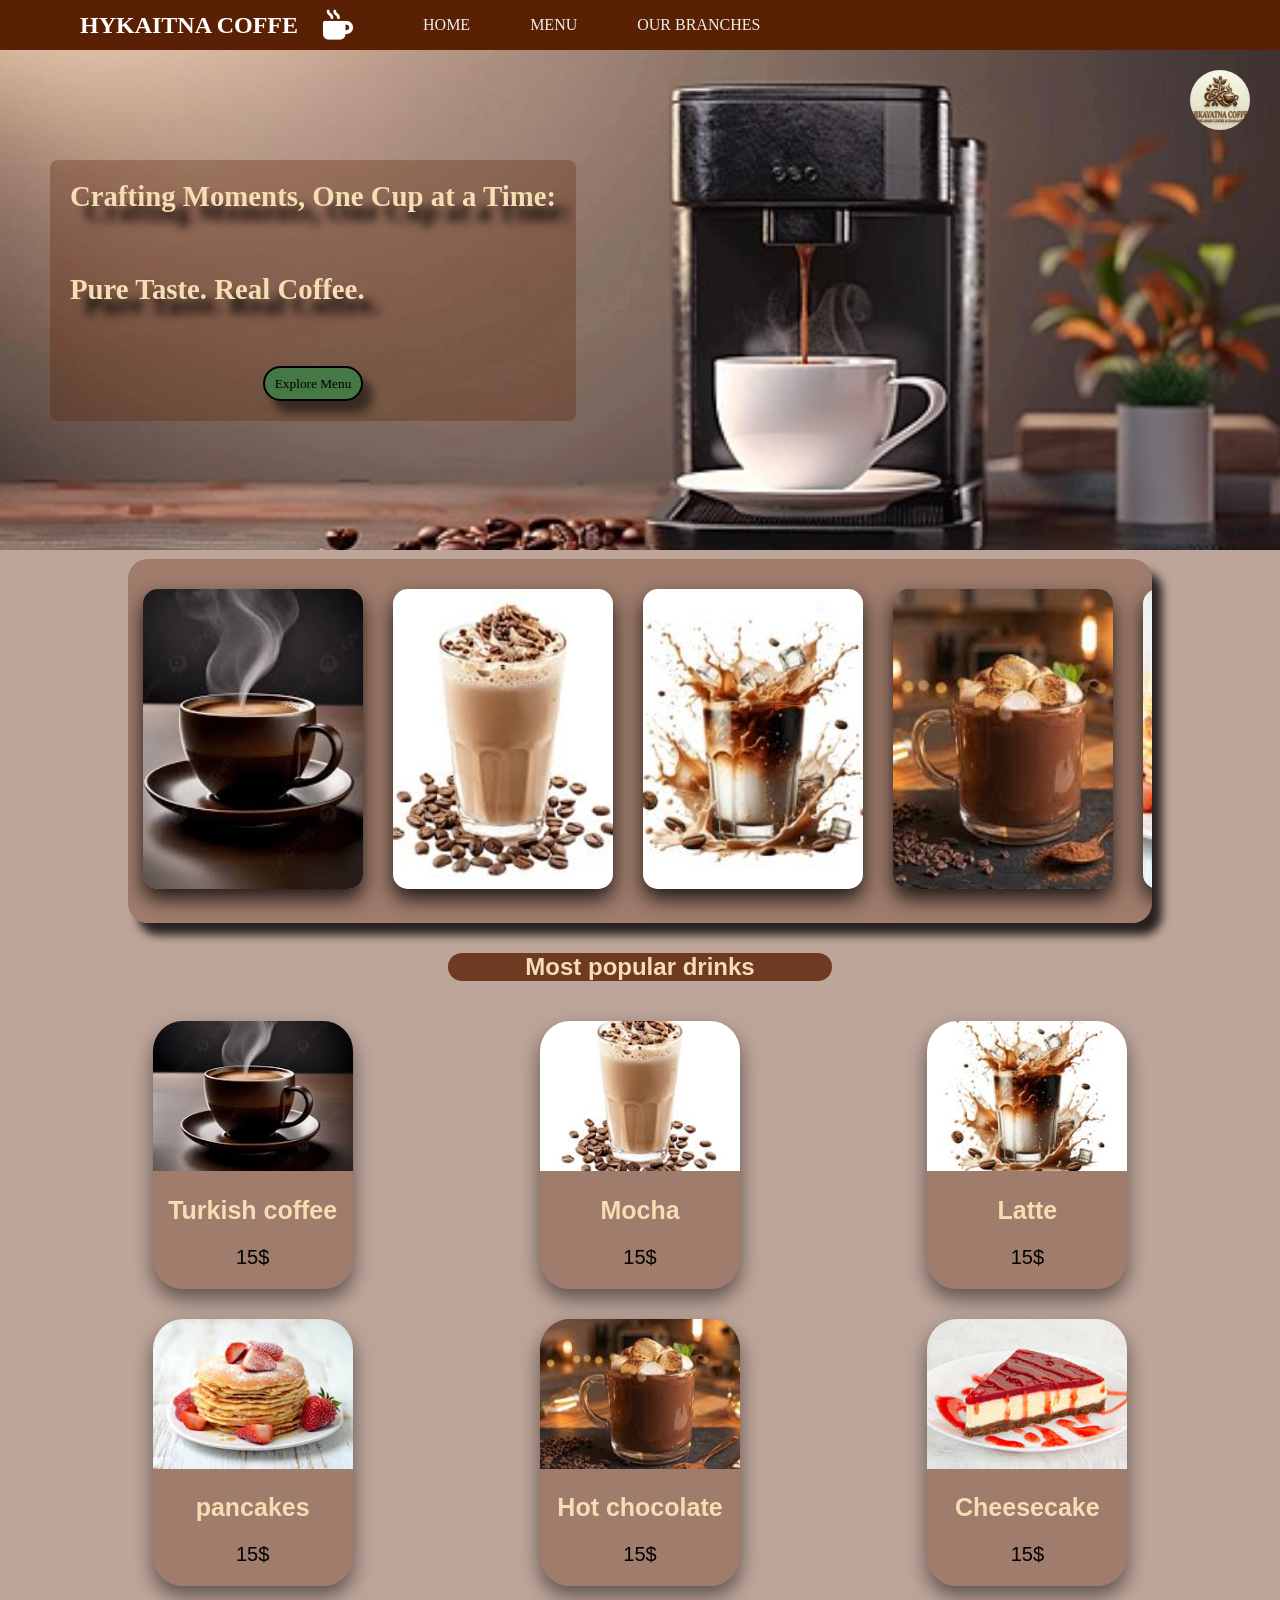
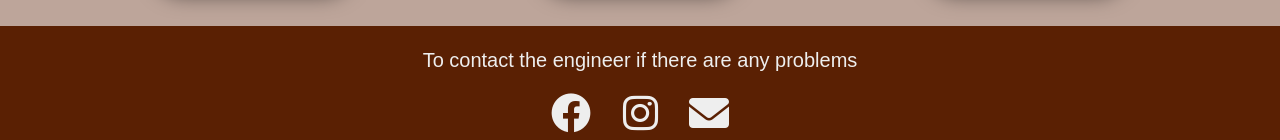
<file: index.html>
<!DOCTYPE html>
<html lang="en">
<head>
    <meta charset="UTF-8">
    <meta name="viewport" content="width=device-width, initial-scale=1.0">
    <title>HYKAITNA COFFE</title>
    <link rel="stylesheet" href="style.css">

    <link rel="stylesheet" href="https://cdnjs.cloudflare.com/ajax/libs/font-awesome/6.0.0/css/all.min.css">
    <link rel="stylesheet" href="phone.css">

</head>
<body>
    <div class="father">
        <div class="first">
            <h2 class="name">HYKAITNA COFFE</h2>
            <i class="fa-solid fa-mug-hot"></i>
            <a href="" class="list">HOME</a>
            <a href="menu.html"class="list">MENU</a>
       
            <a href="OUR-BRANCHES.html"class="list">OUR BRANCHES</a>
        </div>
                <img src="photos/logo.png" alt="" title="Welcome to the store" class="logo">
                <img src="photos/first.jpg" alt="Coffee Hero" class="full-width-img">
            <nav id="into">
                <h2 >Crafting Moments, One Cup at a Time:</h2>
                <h2 >Pure Taste. Real Coffee.</h2>
                <button class="button1">Explore Menu</button>
            </nav>
    </div>

    <nav class="pack">
        <div class="move">
            <div class="slide"><img src="photos/download (1).jpg" title="coffe"></div>
            <div class="slide"><img src="photos/download (2).jpg"></div>
            <div class="slide"><img src="photos/download (3).jpg"></div>
            <div class="slide"><img src="photos/download (5).jpg"></div>
            <div class="slide"><img src="photos/download (10).jpg"></div>
            <div class="slide"><img src="photos/download (11).jpg"></div>
            <div class="slide"><img src="photos/download (1).jpg"></div>
            <div class="slide"><img src="photos/download (2).jpg"></div>
            <div class="slide"><img src="photos/download (3).jpg"></div>
            <div class="slide"><img src="photos/download (5).jpg"></div>
            <div class="slide"><img src="photos/download (10).jpg"></div>
            <div class="slide"><img src="photos/download (11).jpg"></div>
        </div>
    </nav>

        <h2 class ="drink">Most popular drinks</h2>
    
        <div id="most"></div>

        <footer class="pag">
            <p>To contact the engineer if there are any problems</p>
            <i class="fa-brands fa-facebook"></i>
            <i class="fa-brands fa-instagram"></i>
            <i class="fa-solid fa-envelope"></i>
        </footer>


        <script src="main.js"></script>
</body>
</html>
</file>
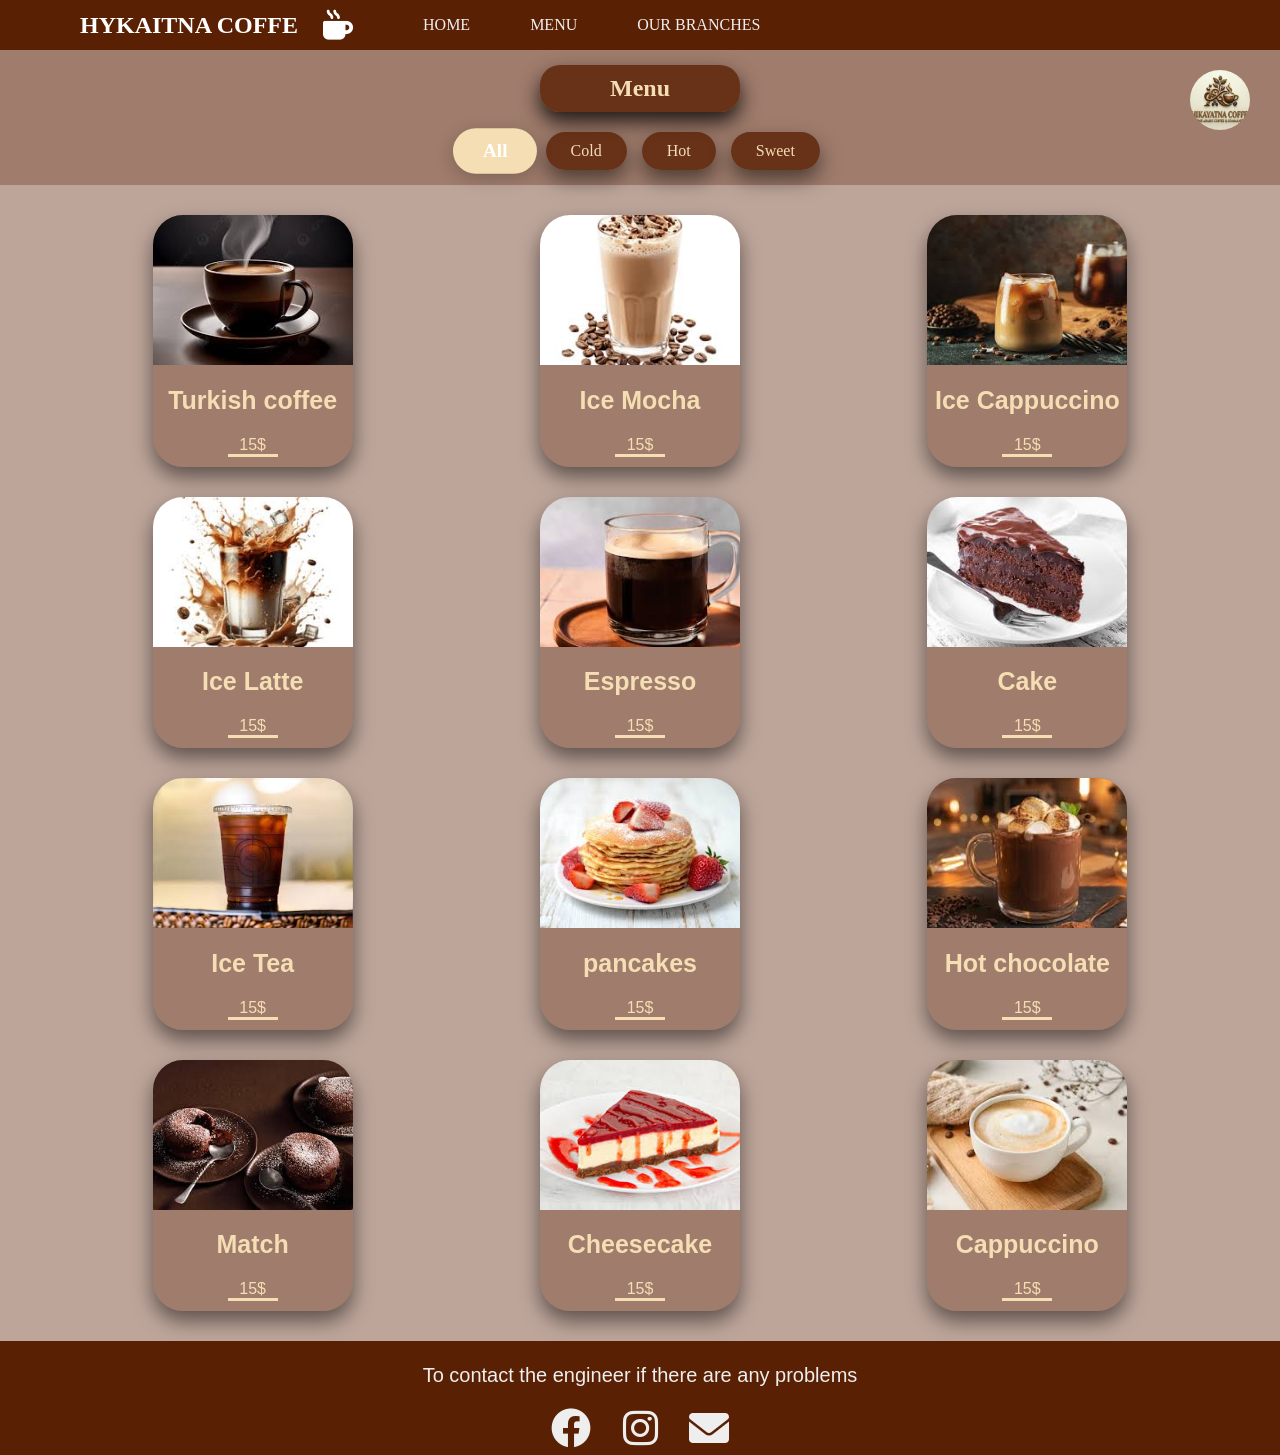
<file: menu.html>
<!DOCTYPE html>
<html lang="en">
<head>
    <meta charset="UTF-8">
    <meta name="viewport" content="width=device-width, initial-scale=1.0">
    <link rel="stylesheet" href="menu-style.css">
    <title>Document</title>
    <link rel="stylesheet" href="https://cdnjs.cloudflare.com/ajax/libs/font-awesome/6.0.0/css/all.min.css">
    <link rel="stylesheet" href="phone.css">
</head>
<body>
     <div class="father">
        <div class="first">
            <h2 class="name">HYKAITNA COFFE</h2>
            <i class="fa-solid fa-mug-hot"></i>

            <a href="index.html" class="list">HOME</a>
            <a href="menu.html"class="list">MENU</a>
        
            <a href="OUR-BRANCHES.html"class="list">OUR BRANCHES</a>
      </div>
            <img src="photos/logo.png" alt="" title="Welcome to the store" class="logo">
            <div class="menu">
                <h2 class="">Menu</h2>
                <div class="type">
                    <button class="type-drink">All</button>
                    <button class="type-drink">Cold</button>
                    <button class="type-drink">Hot</button>
                    <button class="type-drink">Sweet</button>
                </div>
        </div>

        <div class="imgMenu"></div>

        <footer class="pag">
            <p>To contact the engineer if there are any problems</p>
            <i class="fa-brands fa-facebook" ></i>
            <i class="fa-brands fa-instagram"></i>
            <i class="fa-solid fa-envelope"></i>
        </footer>

        <script src="main.js"></script>
</body>
</html>
</file>
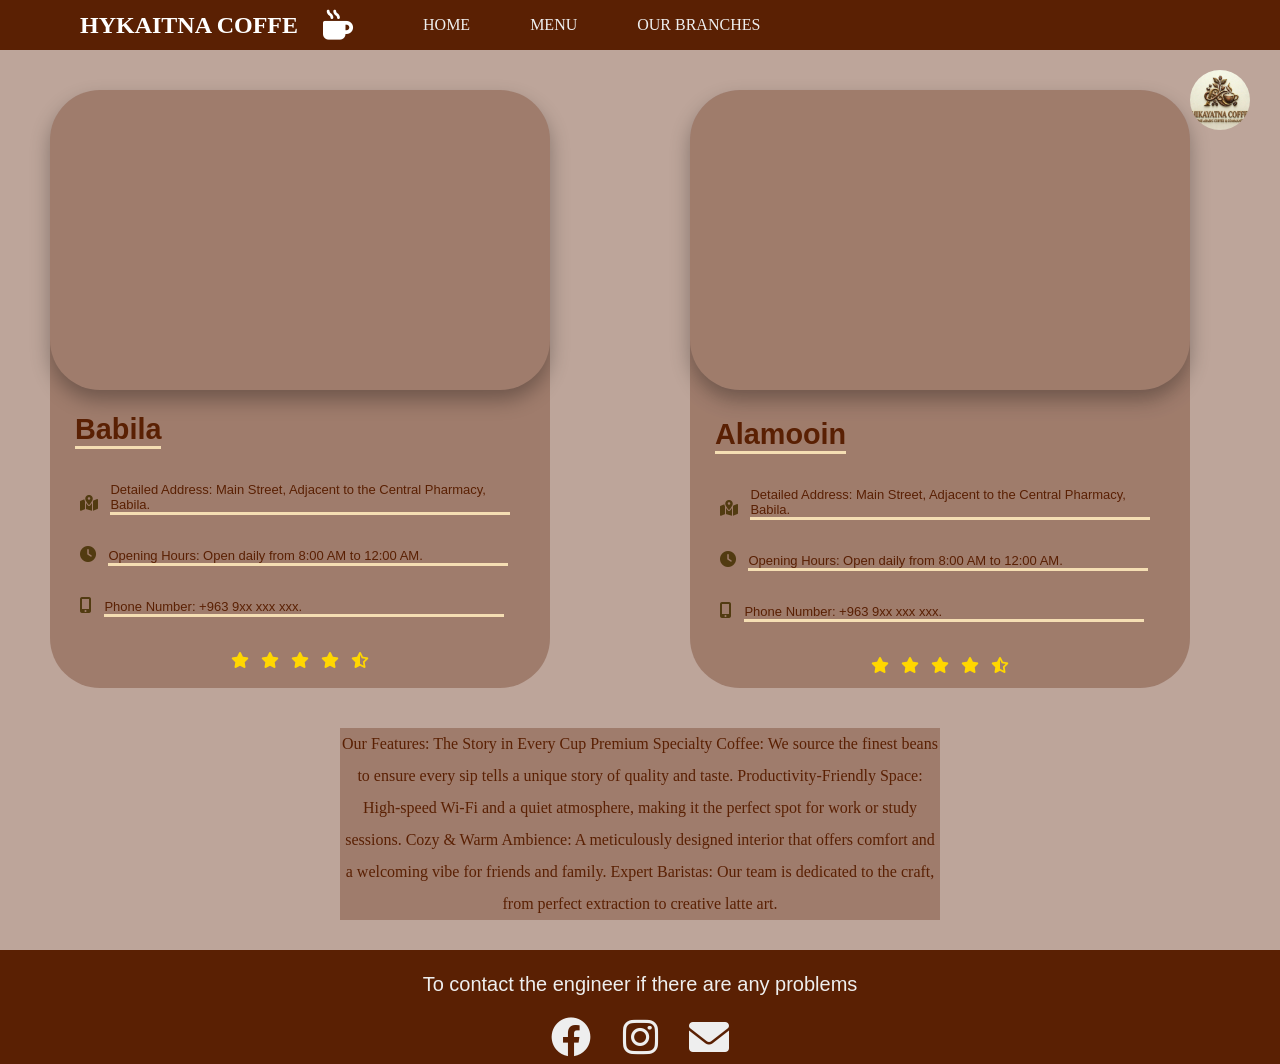
<file: OUR-BRANCHES.html>
<!DOCTYPE html>
<html lang="en">
<head>
    <meta charset="UTF-8">
    <meta name="viewport" content="width=device-width, initial-scale=1.0">
    <title>Document</title>
    <link rel="stylesheet" href="OUR-BRANCHES-style.css">
    <link rel="stylesheet" href="https://cdnjs.cloudflare.com/ajax/libs/font-awesome/6.0.0/css/all.min.css">
    <link rel="stylesheet" href="phone.css">
</head>
<body>
     <div class="father">
        <div class="first">
            <h2 class="name">HYKAITNA COFFE</h2>
            <i class="fa-solid fa-mug-hot"></i>

            <a href="index.html" class="list">HOME</a>
            <a href="menu.html"class="list">MENU</a>
           
            <a href="OUR-BRANCHES.html"class="list">OUR BRANCHES</a>
      </div>
            <img src="photos/logo.png" alt="" title="Welcome to the store" class="logo">

            <!-- <div class="map">
                <div class="ma">
                    <iframe src="https://www.google.com/maps/embed?pb=!1m18!1m12!1m3!1d26625.768688658245!2d36.340615806953416!3d33.46959429604899!2m3!1f0!2f0!3f0!3m2!1i1024!2i768!4f13.1!3m3!1m2!1s0x1518e10e552b6c25%3A0x11900402b347c28f!2zQmFiIEJpbGEsINiz2YjYsdmK2Kc!5e0!3m2!1sar!2snl!4v1777851068976!5m2!1sar!2snl" width="600" height="450" style="border:0;" allowfullscreen="" loading="lazy" referrerpolicy="no-referrer-when-downgrade"></iframe>
                    <iframe src="https://www.google.com/maps/embed?pb=!1m18!1m12!1m3!1d3326.5272077113573!2d36.278507411171105!3d33.51367596791753!2m3!1f0!2f0!3f0!3m2!1i1024!2i768!4f13.1!3m3!1m2!1s0x1518e0b2fd166793%3A0x1e5a4e39ab5956f3!2z2LPYp9it2Kkg2KfZhNij2YXZiNmK2YrZhg!5e0!3m2!1sar!2snl!4v1777851129999!5m2!1sar!2snl" width="600" height="450" style="border:0;" allowfullscreen="" loading="lazy" referrerpolicy="no-referrer-when-downgrade"></iframe>
                </div>
            </div> -->




            <div class="map">

        <div class="map-box">
            
            <iframe src="https://www.google.com/maps/embed?pb=!1m18!1m12!1m3!1d26625.768688658245!2d36.340615806953416!3d33.46959429604899!2m3!1f0!2f0!3f0!3m2!1i1024!2i768!4f13.1!3m3!1m2!1s0x1518e10e552b6c25%3A0x11900402b347c28f!2zQmFiIEJpbGEsINiz2YjYsdmK2Kc!5e0!3m2!1sar!2snl!4v1777851068976!5m2!1sar!2snl" width="600" height="450" style="border:0;" allowfullscreen="" loading="lazy" referrerpolicy="no-referrer-when-downgrade"></iframe>
            <h1 class="map-title">Babila </h1>
            <nav class="aicon">
            <i class="fa-solid fa-map-location-dot"></i>
            <p class="map-title2">Detailed Address: Main Street, Adjacent to the Central Pharmacy, Babila.</p>
            <i class="fa-solid fa-clock"></i>
            <p>Opening Hours: Open daily from 8:00 AM to 12:00 AM.</p>
            <i class="fa-solid fa-mobile-screen-button"></i>
            <p>Phone Number: +963 9xx xxx xxx.</p>
        <div class="stars">
            <i class="fa-solid fa-star"></i>
            <i class="fa-solid fa-star"></i>
            <i class="fa-solid fa-star"></i>
            <i class="fa-solid fa-star"></i>
            <i class="fa-solid fa-star-half-stroke"></i>
        </div>
            </nav>

        </div>
        <div class="map-box">
            
            <iframe src="https://www.google.com/maps/embed?pb=!1m18!1m12!1m3!1d3326.5272077113573!2d36.278507411171105!3d33.51367596791753!2m3!1f0!2f0!3f0!3m2!1i1024!2i768!4f13.1!3m3!1m2!1s0x1518e0b2fd166793%3A0x1e5a4e39ab5956f3!2z2LPYp9it2Kkg2KfZhNij2YXZiNmK2YrZhg!5e0!3m2!1sar!2snl!4v1777851129999!5m2!1sar!2snl" width="600" height="450" style="border:0;" allowfullscreen="" loading="lazy" referrerpolicy="no-referrer-when-downgrade"></iframe>
            <h2 class="map-title">Alamooin</h2>
            <nav class="aicon">
            <i class="fa-solid fa-map-location-dot"></i>
            <p class="map-title2">Detailed Address: Main Street, Adjacent to the Central Pharmacy, Babila.</p>
            <i class="fa-solid fa-clock"></i>
            <p>Opening Hours: Open daily from 8:00 AM to 12:00 AM.</p>
            <i class="fa-solid fa-mobile-screen-button"></i>
            <p>Phone Number: +963 9xx xxx xxx.</p>
         <div class="stars">
            <i class="fa-solid fa-star"></i>
            <i class="fa-solid fa-star"></i>
            <i class="fa-solid fa-star"></i>
            <i class="fa-solid fa-star"></i>
            <i class="fa-solid fa-star-half-stroke"></i>
        </div>
            </nav>
        </div>
</div>

    <div class="store">
        Our Features: The Story in Every Cup
        Premium Specialty Coffee: We source the finest beans to ensure every sip tells a unique story of quality and taste.
        Productivity-Friendly Space: High-speed Wi-Fi and a quiet atmosphere, making it the perfect spot for work or study sessions.
        Cozy & Warm Ambience: A meticulously designed interior that offers comfort and a welcoming vibe for friends and family.
        Expert Baristas: Our team is dedicated to the craft, from perfect extraction to creative latte art.
    </div>

        <footer class="pag">
            <p>To contact the engineer if there are any problems</p>
            <i class="fa-brands fa-facebook" ></i>
            <i class="fa-brands fa-instagram"></i>
            <i class="fa-solid fa-envelope"></i>
        </footer>


            <script src="main.js"></script>
</body>
</html>
</file>
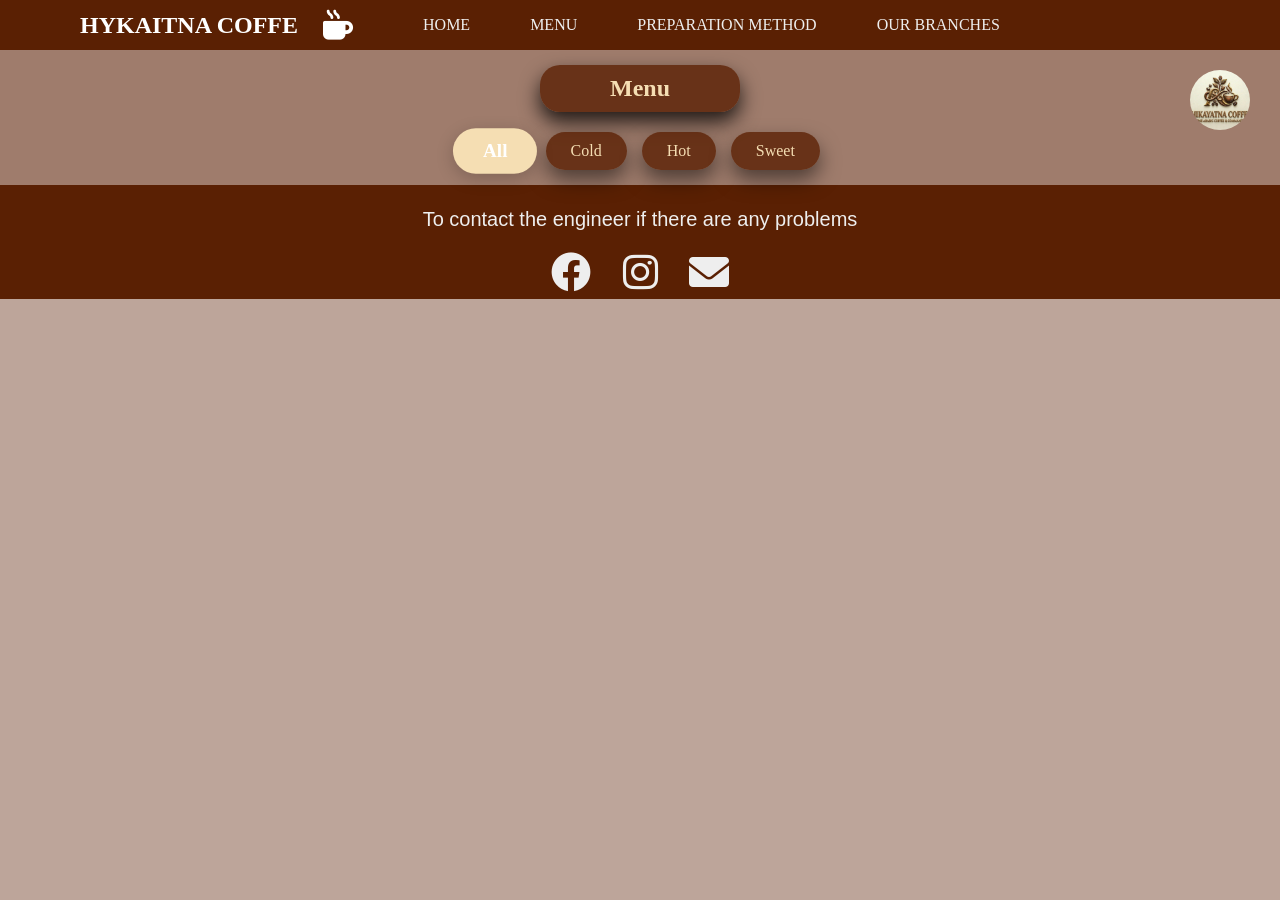
<file: PREPARATION-METHOD.html>
<!DOCTYPE html>
<html lang="en">
<head>
    <meta charset="UTF-8">
    <meta name="viewport" content="width=device-width, initial-scale=1.0">
    <title>Document</title>
    <link rel="stylesheet" href="PREPARATION-METHOD-style.css">
    <link rel="stylesheet" href="https://cdnjs.cloudflare.com/ajax/libs/font-awesome/6.0.0/css/all.min.css">
</head>
<body>
      <div class="father">
        <div class="first">
            <h2 class="name">HYKAITNA COFFE</h2>
            <i class="fa-solid fa-mug-hot"></i>

            <a href="index.html" class="list">HOME</a>
            <a href="menu.html"class="list">MENU</a>
            <a href="PREPARATION-METHOD.html"class="list">PREPARATION METHOD</a>
            <a href="OUR-BRANCHES.html"class="list">OUR BRANCHES</a>
      </div>
            <img src="photos/logo.png" alt="" title="Welcome to the store" class="logo">
              <div class="menu">
                <h2 class="">Menu</h2>
                <div class="type">
                    <button class="type-drink">All</button>
                    <button class="type-drink">Cold</button>
                    <button class="type-drink">Hot</button>
                    <button class="type-drink">Sweet</button>
                </div>
        </div>

        <div class="imgSource"></div>

        <footer class="pag">
            <p>To contact the engineer if there are any problems</p>
            <i class="fa-brands fa-facebook" ></i>
            <i class="fa-brands fa-instagram"></i>
            <i class="fa-solid fa-envelope"></i>
        </footer>


            <script src="main.js"></script>
</body>
</html>
</file>
<file: style.css>
* {
    box-sizing: border-box;
}

body {
    margin: 0;
    background-color: rgba(90, 32, 3, 0.4) ;
    font-family: sans-serif; 
}

.father {
    width: 100%;
}

.first {
    width: 100%;
    background-color: #5a2003;
    display: flex;
    /* justify-content: space-around; */
    align-items: center;
    padding: 10px 80px; 
    margin: 0;
    gap: 60px;
    font-family:'Times New Roman', Times, serif;
}

.first i{
    margin: 0 10px 0 -35px;
    font-size: 30px;
    color: white;
}


.logo {
    height: 60px; 
    width: 60px;
    border-radius: 50%;
    object-fit: cover;
    position: absolute;
    right: 30px;
    top: 70px;
    position: fixed;
    z-index: 1;
}

.logo:hover{
    transform: scale(1.1); 
    cursor: pointer;       
}
.name {
    margin: 0;
    color: white;
}

.list {
    color: #eee;
    text-decoration: none;
    transition: all 0.3s ease;
}

.list:hover {
    opacity: 0.7;
    transform: scale(1.1);
    color: wheat;
}

.full-width-img {
    width: 100%;
    height: 500px;
    display: block;
    object-fit: cover;
}

#into {
    position: absolute;
    top: 160px;
    left: 50px;
    display: flex;
    flex-direction: column; 
    gap: 60px; 
    color: wheat;
    background-color: rgba(90, 32, 3, 0.3); 
    padding: 20px;
    border-radius: 8px;
    font-family:'Times New Roman', Times, serif;
}

#into h2 {
    margin: 0;
    font-size: 1.8rem;
    text-shadow: 15px 15px 10px rgba(0,0,0,1);
}

.button1{
    width:100px ;
    height: 35px;
    background-color: rgb(68, 120, 68);
    margin: 0 auto;
    border: 2px solid black;
    border-radius:50px;
    box-shadow: 10px 12px 10px rgba(0, 0, 0, 0.5);
    transition: all 0.3s ease;
    font-family:'Times New Roman', Times, serif;

}

.button1:hover{
    transform: scale(1.1);
    color: red;
    background-color:gold;
    font-size: 10px;
}

.pack{
    background-color:rgba(90, 32, 3, 0.3) ;
    width: 80%;
    overflow: hidden; 
    padding: 30px 0;
    margin: 9px auto;
    border-radius: 20px;
    box-shadow: 10px 12px 10px rgba(0, 0, 0, 0.8);
}

.move {
    display: flex;
    width: calc(250px * 12); 
    animation: movee 20s linear infinite; 
}

.slide {
    width: 250px;
    padding: 0 15px; 
    transition: transform 0.8s ease;
}

.slide img {
    width: 100%;
    height: 300px;
    object-fit: cover;
    border-radius: 15px; 
    box-shadow: 0 10px 20px rgba(0,0,0,0.8);
}

.pack :hover  {
    animation-play-state: paused;
}

.slide:hover{
    transform: scale(1.1);
    opacity: 0.8;
}

@keyframes movee{
    from{ transform: translateX(0); }
    to { transform: translateX(calc(-250px * 6)); }
}

.drink{
    background-color: rgba(90, 32, 3, 0.8) ;
    margin: 30px auto;
    width: 30%;
    color: #F5DEB3;
    border-radius: 20px;
    text-align: center;
}

#most{
    /* background-color: rebeccapurple; */
    display: grid;
    grid-template-columns: repeat(3, 1fr); 
    gap: 10px; 
    width: 90%;
    margin: 30px auto;
}

.ImagDiv{
    background-color: rgba(90, 32, 3, 0.3) ;
    margin: 10px auto;
    border-radius: 30px;
    transition: transform 0.3s ease, box-shadow 0.3s ease;
     box-shadow: 0 10px 20px rgba(0,0,0,0.5);
}

.ImagDiv img{
    width: 100%;      
    height: 150px;    
    object-fit: cover;
    border-radius: 30px 30px 0 0;
    aspect-ratio: 4 / 3; 
}

.ImagDiv h2{
    color: #F5DEB3;
    text-align: center;
    font-size: 25px;
}

.ImagDiv p{
    text-align: center;
    font-size: 20px;
}

.ImagDiv:hover {
    transform: translateY(-10px); 
    box-shadow: 0 10px 20px rgba(0,0,0,0.8); 
}

.pag{
    background-color: #5a2003;
    padding: 3px 0px;
    font-size: 40px;
    text-align: center;
    gap: 60px;
}

.pag i{
    padding: 0 10px;
    color: #eee;
}

.pag p{
    /* display: inline; */
    font-size: 20px;
    color: #eee;
    /* margin: 20px 0px; */
    left: 20px;
}

.pag i:hover {
    /* color: gold; */
    cursor: pointer;
    transform: rotate(360deg);
    transition: 0.7s;
}

.fa-facebook:hover{
    color: rgb(84, 84, 231);
}

.fa-instagram:hover {
    background: linear-gradient(45deg, #f09433, #e6683c, #dc2743, #cc2366, #bc1888);
    -webkit-background-clip: text;
    -webkit-text-fill-color: transparent;
    transform: rotate(360deg) scale(1.2);
}

.fa-envelope:hover{
    color: rgb(215, 119, 119);
}
</file>
<file: phone.css>
@media (max-width: 768px) {

    .first {
        display: flex !important;
        flex-direction: column !important;
        justify-content: center !important;
        align-items: center !important;
        gap: 12px !important;
        padding: 15px 10px !important;
    }

    .imgMenu, #most {
        display: flex !important;
        flex-wrap: wrap !important;
        justify-content: center !important;
        gap: 12px !important;
        padding: 10px !important;
    }

    .Imenu, .ImagDiv {
        width: calc(50% - 12px) !important;
        min-width: 140px !important;
        margin: 0 !important;
        box-sizing: border-box !important;
    }

    .Imenu img, .ImagDiv img {
        width: 100% !important;
        height: auto !important;
        max-height: 200px !important;
        object-fit: cover !important;
    }


    
    .Imenu[style*="grid-column"] {
        display: flex !important;
        flex-direction: column !important;
        align-items: center !important;    
        justify-content: center !important;  
        text-align: center !important;      
        width: 100% !important;
        max-width: 320px !important;        
        margin: 15px auto !important;        
        padding: 15px !important;
        box-sizing: border-box !important;
    }

    .Imenu .features {
        display: none; 
    }

    .Imenu[style*="grid-column"] .features {
        display: flex !important; 
        flex-direction: column !important;
        align-items: center !important;
        justify-content: center !important;
        width: 100% !important;
    }

    .features p {
        font-size: 14px !important;         
        line-height: 1.6 !important;       
        margin: 15px 0 !important;
        max-width: 260px !important;        
    }

.but-back {
    display: block !important;          
    margin: 10px auto 0 auto !important;
    width: fit-content !important;       
    
    padding: 8px 24px !important;
    font-size: 14px !important;
    border-radius: 6px !important;
    cursor: pointer !important;
}

    .map {
        display: flex !important;
        flex-direction: column !important;
        gap: 30px !important; 
        padding: 15px !important;
        width: 100% !important;
        align-items: center !important; 
        box-sizing: border-box !important;
    }

    .map-box {
        width: 90% !important;      
        max-width: 340px !important; 
        margin: 0 auto !important;   
        padding: 12px !important;
        border-radius: 16px !important; 
        box-shadow: 0 8px 24px rgba(0, 0, 0, 0.5) !important; 
        box-sizing: border-box !important;
    }

    .map-box iframe {
        width: 100% !important; 
        height: 180px !important;  
        border-radius: 12px !important; 
        border: none !important;
    }

    .map-title {
        font-size: 20px !important;
        margin: 12px 0 6px !important;
        font-weight: bold !important;
        text-align: center !important; 
    }

    .aicon {
        display: block !important;
        padding: 5px !important;
    }

    .aicon i {
        margin-right: 6px !important;
        font-size: 13px !important;
    }

    .map-title2, 
    .aicon p {
        font-size: 12px !important;  
        line-height: 1.5 !important;
        margin: 4px 0 10px !important;
        display: inline-block !important; 
        width: 88% !important;
        vertical-align: middle !important;
    }

    .stars {
        text-align: center !important;
        margin-top: 8px !important;
    }

    .stars i {
        color: #FFD700 !important; 
        font-size: 13px !important;
        margin: 0 2px !important;
    }

    .store {
        font-size: 13px !important;
        line-height: 1.7 !important;
        padding: 20px !important;
        border-radius: 12px !important;
        margin: 30px auto !important;
        max-width: 90% !important;
        text-align: center !important;
    }
}
</file>
<file: menu-style.css>
* {
    box-sizing: border-box;
}

body {
    margin: 0;
    background-color: rgba(90, 32, 3, 0.4) ;
    font-family: sans-serif; 
}

.father {
    width: 100%;
}

.first {
    width: 100%;
    background-color: #5a2003;
    display: flex;
    /* justify-content: space-around; */
    align-items: center;
    padding: 10px 80px; 
    margin: 0;
    gap: 60px;
    font-family:'Times New Roman', Times, serif;
}

.first i{
    margin: 0 10px 0 -35px;
    font-size: 30px;
    color: white;
}

.name {
    margin: 0;
    color: white;
}

.list {
    color: #eee;
    text-decoration: none;
    transition: all 0.3s ease;
}

.list:hover {
    opacity: 0.7;
    transform: scale(1.1);
    color: wheat;
}

.logo {
    height: 60px; 
    width: 60px;
    border-radius: 50%;
    object-fit: cover;
    position: absolute;
    right: 30px;
    top: 70px;
    position: fixed;
    z-index: 1;
}

.logo:hover{
    transform: scale(1.1); 
    cursor: pointer;       
}

.menu {
    /* background-color: aqua; */
    display: flex;
    flex-direction: column; 
    align-items: center;    
    gap: 20px;             
    margin: 0px 0;   
    padding: 15px 0;
    background-color: rgba(90, 32, 3, 0.3);
}

.menu h2 {
    font-family: 'Times New Roman', Times, serif;
    background-color: rgba(90, 32, 3, 0.8);
    color: #F5DEB3;
    width: 200px;
    text-align: center;
    padding: 10px;
    border-radius: 20px;
    margin: 0;     
    box-shadow: 0 10px 20px rgba(0,0,0,0.8);        
}

.type {
    display: flex;         
    /* justify-content: center; */
    gap: 15px;           
}

.type-drink {
    font-family: 'Times New Roman', Times, serif;
    background-color: rgba(90, 32, 3, 0.8);
    color: #F5DEB3;
    border:none;
    padding: 10px 25px;
    border-radius: 50px;
    cursor: pointer;       
    transition: 0.3s ease;
    font-size: 16px;
    box-shadow: 0 10px 20px rgba(0,0,0,0.5);
}

.type-drink:hover {
    background-color: #F5DEB3;
    color: #5a2003;
    transform: scale(1.1); 
    box-shadow: 0 10px 20px rgba(0,0,0,0.8);
    transition: all 0.3s ease;
}

.type-drink.active {
    transform: scale(1.2); 
    background-color: #F5DEB3; 
    color: white;
    font-weight: bold;
    transition: all 0.3s ease;
    box-shadow: 0 4px 15px rgba(0,0,0,0.2); 
}

.imgMenu{
    /* background-color: rebeccapurple; */
    display: grid;
    grid-template-columns: repeat(3, 1fr); 
    gap: 10px; 
    width: 90%;
    margin: 20px auto;
}

.Imenu{
    background-color: rgba(90, 32, 3, 0.3) ;
    margin: 10px auto;
    border-radius: 30px;
    transition: transform 0.3s ease, box-shadow 0.3s ease;
    box-shadow: 0 10px 20px rgba(0,0,0,0.5);
}


.Imenu img {
    width: 100%;      
    height: 150px;   
    object-fit: cover; 
    aspect-ratio: 4 / 3; 
    border-radius: 30px 30px 0 0;
    display: block; 
}



.Imenu h2{
    color: #F5DEB3;
    text-align: center;
    font-size: 25px;
}

.Imenu p{
    text-align: center;
    /* font-size: 20px; */
}

.Imenu:hover {
    transform: translateY(-10px); 
    box-shadow: 0 10px 20px rgba(0,0,0,0.8); 
}

.pag{
    background-color: #5a2003;
    padding: 3px 0px;
    font-size: 40px;
    text-align: center;
    gap: 60px;
}

.pag i{
    padding: 0 10px;
    color: #eee;
}

.pag p{
    /* display: inline; */
    font-size: 20px;
    color: #eee;
    /* margin: 20px 0px; */
    left: 20px;
}

.pag i:hover {
    /* color: blue; */
    cursor: pointer;
    transform: rotate(360deg);
    transition: 0.7s;
}


.fa-facebook:hover{
    color: rgb(84, 84, 231);
}

.fa-instagram:hover {
    background: linear-gradient(45deg, #f09433, #e6683c, #dc2743, #cc2366, #bc1888);
    -webkit-background-clip: text;
    -webkit-text-fill-color: transparent;
    transform: rotate(360deg) scale(1.2);
}

.fa-envelope:hover{
    color: rgb(215, 119, 119);
}

.but-back{
    color: #F5DEB3;
    background-color: #683318;
    border: none;
    /* justify-content: center; */
    border-radius: 20px;
    width: 60px;
    height: 20px;
    margin-bottom: 20px;
    box-shadow: 0 10px 20px rgba(0,0,0,0.3); 

}

.but-back:hover{
    box-shadow: 0 10px 20px rgba(0,0,0,0.8); 
    background-color: #F5DEB3;
    color: white;
}

.features{
    /* background-color: #bc1888; */
    width: 200px;
    display: flex;
    justify-content: center;
    align-items: center;
    text-align: center;
}

.price{
    color: #F5DEB3;
    border-bottom: 3px solid #F5DEB3;
    width: 50px;
    margin: 10px auto;
}
</file>
<file: OUR-BRANCHES-style.css>
* {
    box-sizing: border-box;
}

body {
    margin: 0;
    background-color: rgba(90, 32, 3, 0.4) ;
    font-family: sans-serif; 
}

.father {
    width: 100%;
}

.first {
    width: 100%;
    background-color: #5a2003;
    display: flex;
    /* justify-content: space-around; */
    align-items: center;
    padding: 10px 80px; 
    margin: 0;
    gap: 60px;
    font-family:'Times New Roman', Times, serif;
}

.first i{
    margin: 0 10px 0 -35px;
    font-size: 30px;
    color: white;
}

.name {
    margin: 0;
    color: white;
}

.list {
    color: #eee;
    text-decoration: none;
    transition: all 0.3s ease;
}

.list:hover {
    opacity: 0.7;
    transform: scale(1.1);
    color: wheat;
}

.logo {
    height: 60px; 
    width: 60px;
    border-radius: 50%;
    object-fit: cover;
    position: absolute;
    right: 30px;
    top: 70px;
    position: fixed;
    z-index: 1;
}

.logo:hover{
    transform: scale(1.1); 
    cursor: pointer;       
}

.map{
    /* background-color: rebeccapurple; */
    display: grid;
    grid-template-columns: repeat(2, 1fr); 
    /* text-align: center; */
    justify-content: center;
    align-content: center;
}

.map-box  iframe{
    /* background-color: aqua; */
    max-width:500px ;
    max-height: 300px;
    border-radius: 50px;
    box-shadow: 0 10px 20px rgba(0,0,0,0.3);
}

.map-box{
    background-color: rgba(90, 32, 3, 0.3);
    width: 500px;
    gap: 50px;
    margin: 40px 50px;
    border-radius: 50px;
    
}


.map-title {
    color: #5a2003;
    font-size: 1.8rem;
    margin-bottom: 20px;
    margin-left:25px;
    font-family: sans-serif;
    border-bottom: 3px solid #F5DEB3;
    display: inline-block;
    /* padding-bottom: 10px; */
}

.aicon{
    /* background-color: aqua; */
}
.aicon p {
    color: #5a2003;
    font-size: 13px;
    margin-bottom: 20px;
    margin-left:8px;
    font-family: sans-serif;
    border-bottom: 3px solid #F5DEB3;
    display: inline-block;
    /* background-color: #bc1888; */
    width: 400px;
}

.aicon i{
    display: inline-block;
    margin-left:30px ;
    color: rgb(82, 59, 17);
}

.stars {
    display: flex;          
    justify-content: center;
    align-items: center;   
    gap: 2px;             
    margin: 15px 0;       
    width: 100%;           
}

.stars i {
    display: inline-block; 
    color: gold;
    font-size: 16px;
    transition: transform 0.3s ease;
    margin: 0 5px;
}

.stars i:hover {
    transform: scale(1.9) rotate(360deg);
    color: #FFD700;        
}

.map-box iframe:hover {
    transform: scale(1.02);
    box-shadow: 0 10px 20px rgba(0,0,0,0.8);
}

.store{
    background-color: rgba(90, 32, 3, 0.3);
    width: 600px;
    text-align: center;
    margin: 0 auto;
    margin-bottom: 30px;
    font-family:'Times New Roman', Times, serif;
    color: #5a2003;
    line-height: 2;
}

.pag{
    background-color: #5a2003;
    padding: 3px 0px;
    font-size: 40px;
    text-align: center;
    gap: 60px;
}

.pag i{
    padding: 0 10px;
    color: #eee;
}

.pag p{
    /* display: inline; */
    font-size: 20px;
    color: #eee;
    /* margin: 20px 0px; */
    left: 20px;
}

.pag i:hover {
    /* color: blue; */
    cursor: pointer;
    transform: rotate(360deg);
    transition: 0.7s;
}


.fa-facebook:hover{
    color: rgb(84, 84, 231);
}

.fa-instagram:hover {
    background: linear-gradient(45deg, #f09433, #e6683c, #dc2743, #cc2366, #bc1888);
    -webkit-background-clip: text;
    -webkit-text-fill-color: transparent;
    transform: rotate(360deg) scale(1.2);
}

.fa-envelope:hover{
    color: rgb(215, 119, 119);
}
</file>
<file: PREPARATION-METHOD-style.css>
* {
    box-sizing: border-box;
}

body {
    margin: 0;
    background-color: rgba(90, 32, 3, 0.4) ;
    font-family: sans-serif; 
}

.father {
    width: 100%;
}

.first {
    width: 100%;
    background-color: #5a2003;
    display: flex;
    /* justify-content: space-around; */
    align-items: center;
    padding: 10px 80px; 
    margin: 0;
    gap: 60px;
    font-family:'Times New Roman', Times, serif;
}

.first i{
    margin: 0 10px 0 -35px;
    font-size: 30px;
    color: white;
}

.name {
    margin: 0;
    color: white;
}

.list {
    color: #eee;
    text-decoration: none;
    transition: all 0.3s ease;
}

.list:hover {
    opacity: 0.7;
    transform: scale(1.1);
    color: wheat;
}

.logo {
    height: 60px; 
    width: 60px;
    border-radius: 50%;
    object-fit: cover;
    position: absolute;
    right: 30px;
    top: 70px;
    position: fixed;
    z-index: 1;
}

.logo:hover{
    transform: scale(1.1); 
    cursor: pointer;       
}


.menu {
    /* background-color: aqua; */
    display: flex;
    flex-direction: column; 
    align-items: center;    
    gap: 20px;             
    margin: 0px 0;   
    padding: 15px 0;
    background-color: rgba(90, 32, 3, 0.3);
}

.menu h2 {
    font-family: 'Times New Roman', Times, serif;
    background-color: rgba(90, 32, 3, 0.8);
    color: #F5DEB3;
    width: 200px;
    text-align: center;
    padding: 10px;
    border-radius: 20px;
    margin: 0;     
    box-shadow: 0 10px 20px rgba(0,0,0,0.8);        
}

.type {
    display: flex;         
    /* justify-content: center; */
    gap: 15px;           
}

.type-drink {
    font-family: 'Times New Roman', Times, serif;
    background-color: rgba(90, 32, 3, 0.8);
    color: #F5DEB3;
    border:none;
    padding: 10px 25px;
    border-radius: 50px;
    cursor: pointer;       
    transition: 0.3s ease;
    font-size: 16px;
    box-shadow: 0 10px 20px rgba(0,0,0,0.5);
}

.type-drink:hover {
    background-color: #F5DEB3;
    color: #5a2003;
    transform: scale(1.1); 
    box-shadow: 0 10px 20px rgba(0,0,0,0.8);
    transition: all 0.3s ease;
}

.type-drink.active {
    transform: scale(1.2); 
    background-color: #F5DEB3; 
    color: white;
    font-weight: bold;
    transition: all 0.3s ease;
    box-shadow: 0 4px 15px rgba(0,0,0,0.2); 
}

.pag{
    background-color: #5a2003;
    padding: 3px 0px;
    font-size: 40px;
    text-align: center;
    gap: 60px;
}

.pag i{
    padding: 0 10px;
    color: #eee;
}

.pag p{
    /* display: inline; */
    font-size: 20px;
    color: #eee;
    /* margin: 20px 0px; */
    left: 20px;
}

.pag i:hover {
    /* color: blue; */
    cursor: pointer;
    transform: rotate(360deg);
    transition: 0.7s;
}


.fa-facebook:hover{
    color: rgb(84, 84, 231);
}

.fa-instagram:hover {
    background: linear-gradient(45deg, #f09433, #e6683c, #dc2743, #cc2366, #bc1888);
    -webkit-background-clip: text;
    -webkit-text-fill-color: transparent;
    transform: rotate(360deg) scale(1.2);
}

.fa-envelope:hover{
    color: rgb(215, 119, 119);
}












/* الحاوية الكبيرة */
.imgSource {
    display: grid;
    grid-template-columns: repeat(3, 1fr); /* أو التوزيع الذي تفضله */
    gap: 20px;
}

/* الكرت الفردي */
.source-item {
    background-color: rgba(90, 32, 3, 0.3);
    border-radius: 20px;
    padding: 15px;
    text-align: center;
    cursor: pointer;
    transition: 0.3s;
}

.source-item img {
    width: 100%;
    border-radius: 15px;
}

.ingredients-content {
    margin-top: 15px;
    color: wheat;
    border-top: 1px solid #5a2003;
    padding-top: 10px;
}
</file>
